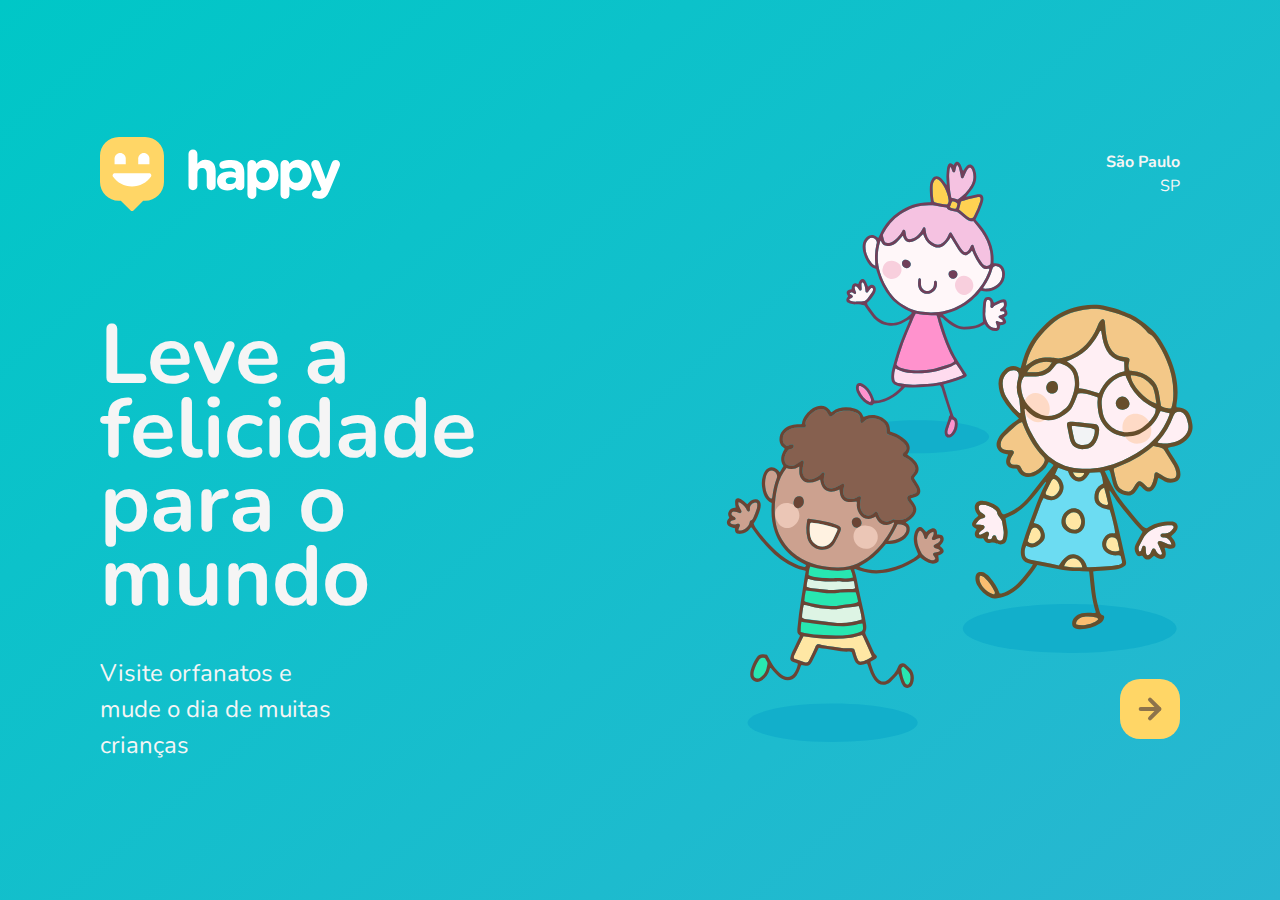
<file: src/views/index.html>
<!DOCTYPE html>
<html lang="pt-br">
<head>
    <meta charset="UTF-8">
    <meta name="viewport" content="width=device-width, initial-scale=1.0">
    <link href="https://fonts.googleapis.com/css2?family=Nunito:wght@400;600;800&display=swap" rel="stylesheet">
    <link rel="icon" href="../../public/images/logo-icon.png">
    <link rel="stylesheet" href="../../public/css/style.css">
    <link rel="stylesheet" href="../../public/css/page-landing.css">
    <link rel="stylesheet" href="../../public/css/animations.css">
    <title>Happy</title>
</head>
<body>
    <div id="page-landing">
        <div id="container">

            <header>
                <img class="animate-up" id="logo" src="../../public/images/logo.svg" alt="logomarca de Happy">
                <div class="location animate-up">
                    <strong>São Paulo</strong>
                    <p>SP</p>            
                </div>
            </header>

            <main>
                <h1 class="animate-up" id="slogan">Leve a felicidade para o mundo</h1>

                <section class="visit">
                    <p class="animate-up">Visite orfanatos e mude o dia de muitas crianças</p>
                    <a class="animate-up" href="#" title="Visite orfanatos">
                        <img src="../../public/images/arrow.svg" alt="Ir para o mapa">
                    </a>
                </section>

            </main>

        </div>
    </div>
</body>
</html>
</file>
<file: public/css/style.css>
* {
    margin:0;
    padding: 0;
    box-sizing: border-box;
}

:root {
    font-size: 62.5%;
}

body {
    height: 100vh;
    color: whitesmoke;
    background: #EBF2F5;
}

body, input, button, textarea {
    font-family: 'Nunito', sans-serif;
    font-size: 1.6rem;
    line-height: 1;
    font-weight: 400;
}

/*
em: baseia o tamanho no elemento pai
rem: baseia o tamanho na root, que é a tag <html>
*/
</file>
<file: public/css/page-landing.css>
#page-landing{
    background: linear-gradient(320deg, #29b6d1 0%, #00c7c7 100%);
    min-height: 100vh;
    display: flex;
    text-align: center;
    align-items: center;
    margin-left: auto;
    margin-right: auto;
}

#container{
    margin: auto;
    width: min(90%, 112rem);
}

.location, main h1, .visit p{
    height: 16vh;
}

#logo{
    animation-delay: 50ms;
}

.location{
    animation-delay: 100ms;
}

main h1 {
    animation-delay: 150ms;
    font-size: clamp(4rem, 8vw, 8.4rem);
}

.visit p{
    animation-delay: 200ms;
}

.visit a{
    width: 6rem;
    height: 6rem;
    background-color: #ffd666;
    border: none;
    border-radius: 2rem;
    display: flex;
    align-items: center;
    justify-content: center;
    margin: auto;

    animation-delay: 250ms;
    transition: background-color 200ms;
}

.visit a:hover {
    background-color: #96feff;
}

/*versão desktop*/
@media(min-width: 760px){
    #container {
        background: url("../images/bg.svg") no-repeat 75% / clamp(30rem, 45vw, 48rem);
        background-position: right center;
        padding: 5rem 2rem;
    }

    header {
        display: flex;
        align-items: center;
        justify-content: space-between;
    }

    .location, main h1, .visit p{
        height: initial;
        text-align: initial;
    } 

    .location {
        text-align: right;
        font-size: 2.4 rem;
        line-height: 1.5;
    }

    main h1 {
        font-weight: bold;
        line-height: .88;
        width: min(300px, 80%);
        margin: clamp(10%, 9vh, 10%) 0 4rem;
    }

    .visit {
        display: flex;
        align-items: center;
        justify-content: space-between;
    }

    .visit p{
        font-size: 2.4rem;
        line-height: 1.5;
        width: clamp(20rem, 20vw, 30rem);
    }

    .visit a{
        margin: initial;
    }
}
</file>
<file: public/css/animations.css>
/*animações*/
@keyframes up {
    from {
        opacity: 0;
        transform: translateY(16px);
    } to {
        opacity: 1;
        transform: translateY(0);
    }
}

@keyframes right {
    from {
        transform: translateX(-100%);
    } to {
        transform: translateX(0);
    }
}

@keyframes appear {
    from{
        opacity: 0;
    } to {
        opacity: 1;
    }
}

.animate-up{
    animation-name: up;
    animation-duration: 300ms;
    animation-fill-mode: backwards;
}

.animate-right {
    animation-name: right;
    animation-duration: 300ms;
}

.animate-appear {
    animation-name: appear;
    animation-duration: 300ms;
    animation-fill-mode: backwards;
}
</file>
